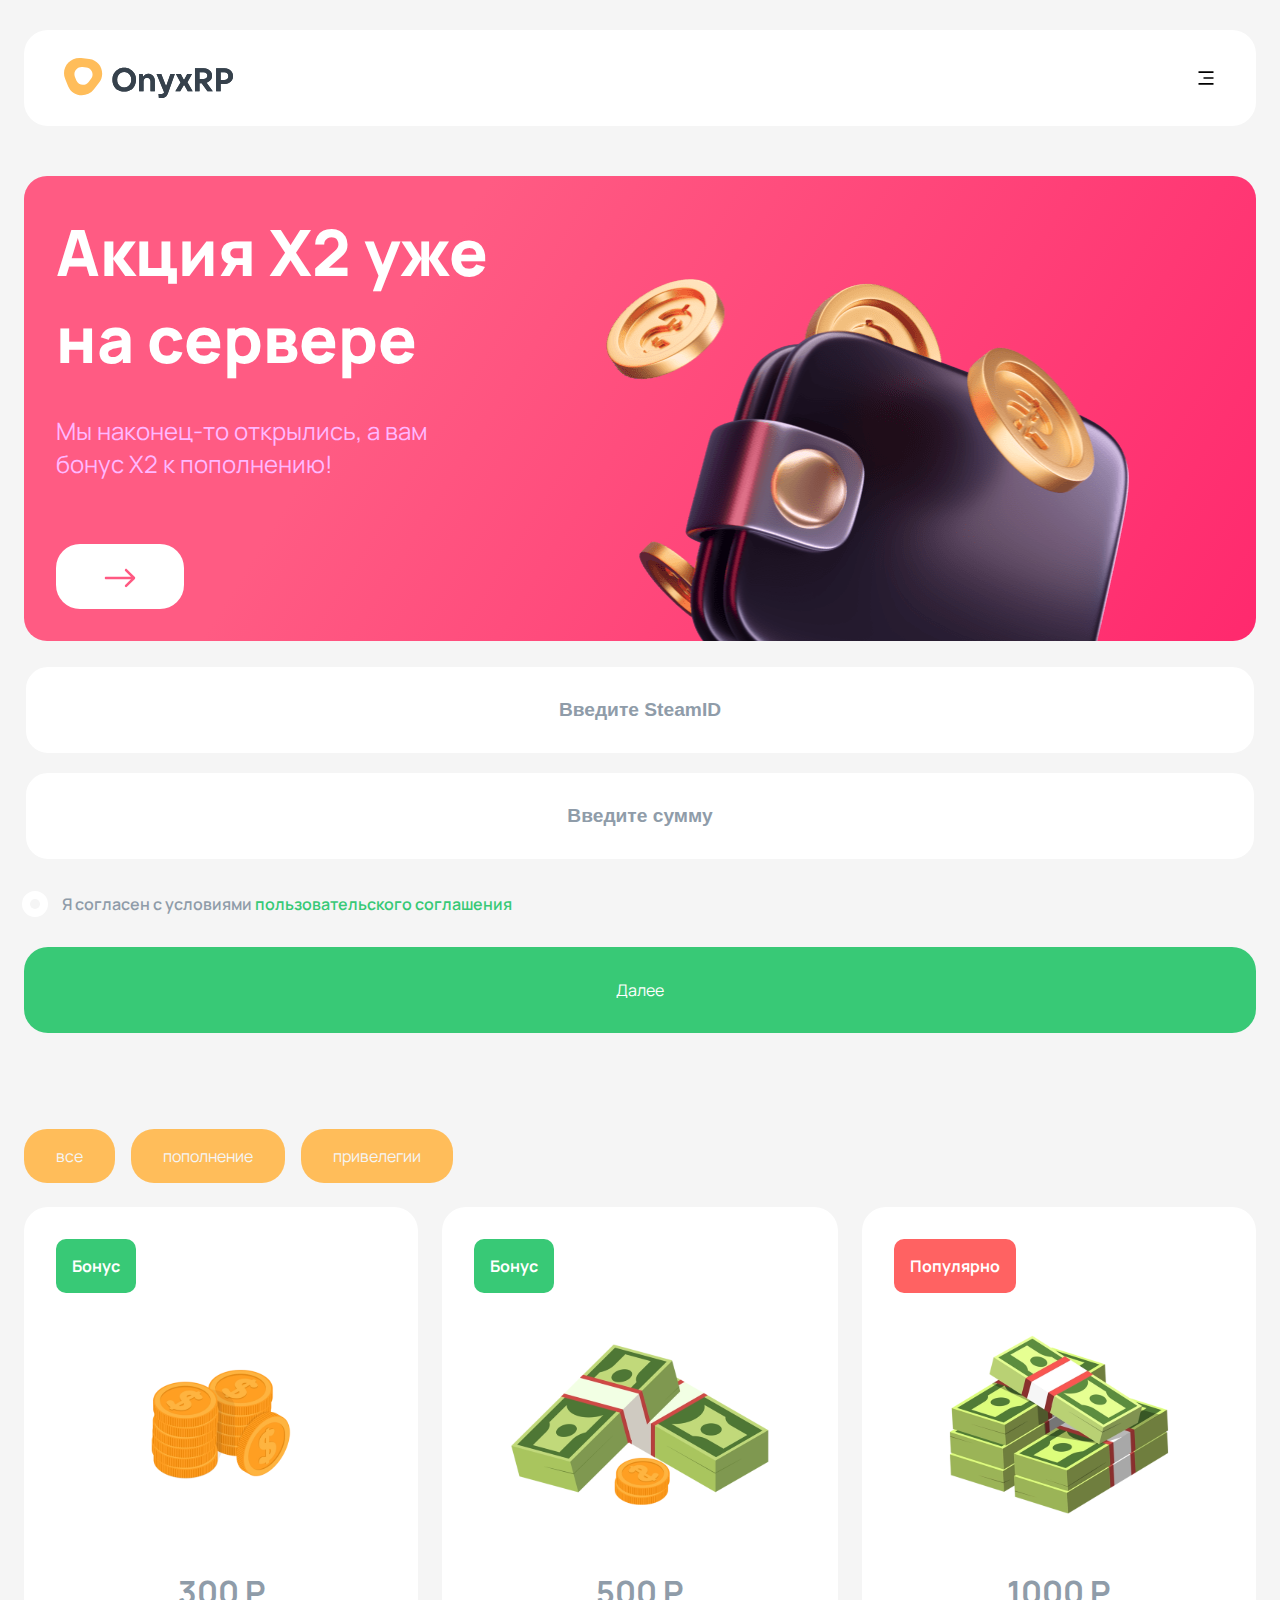
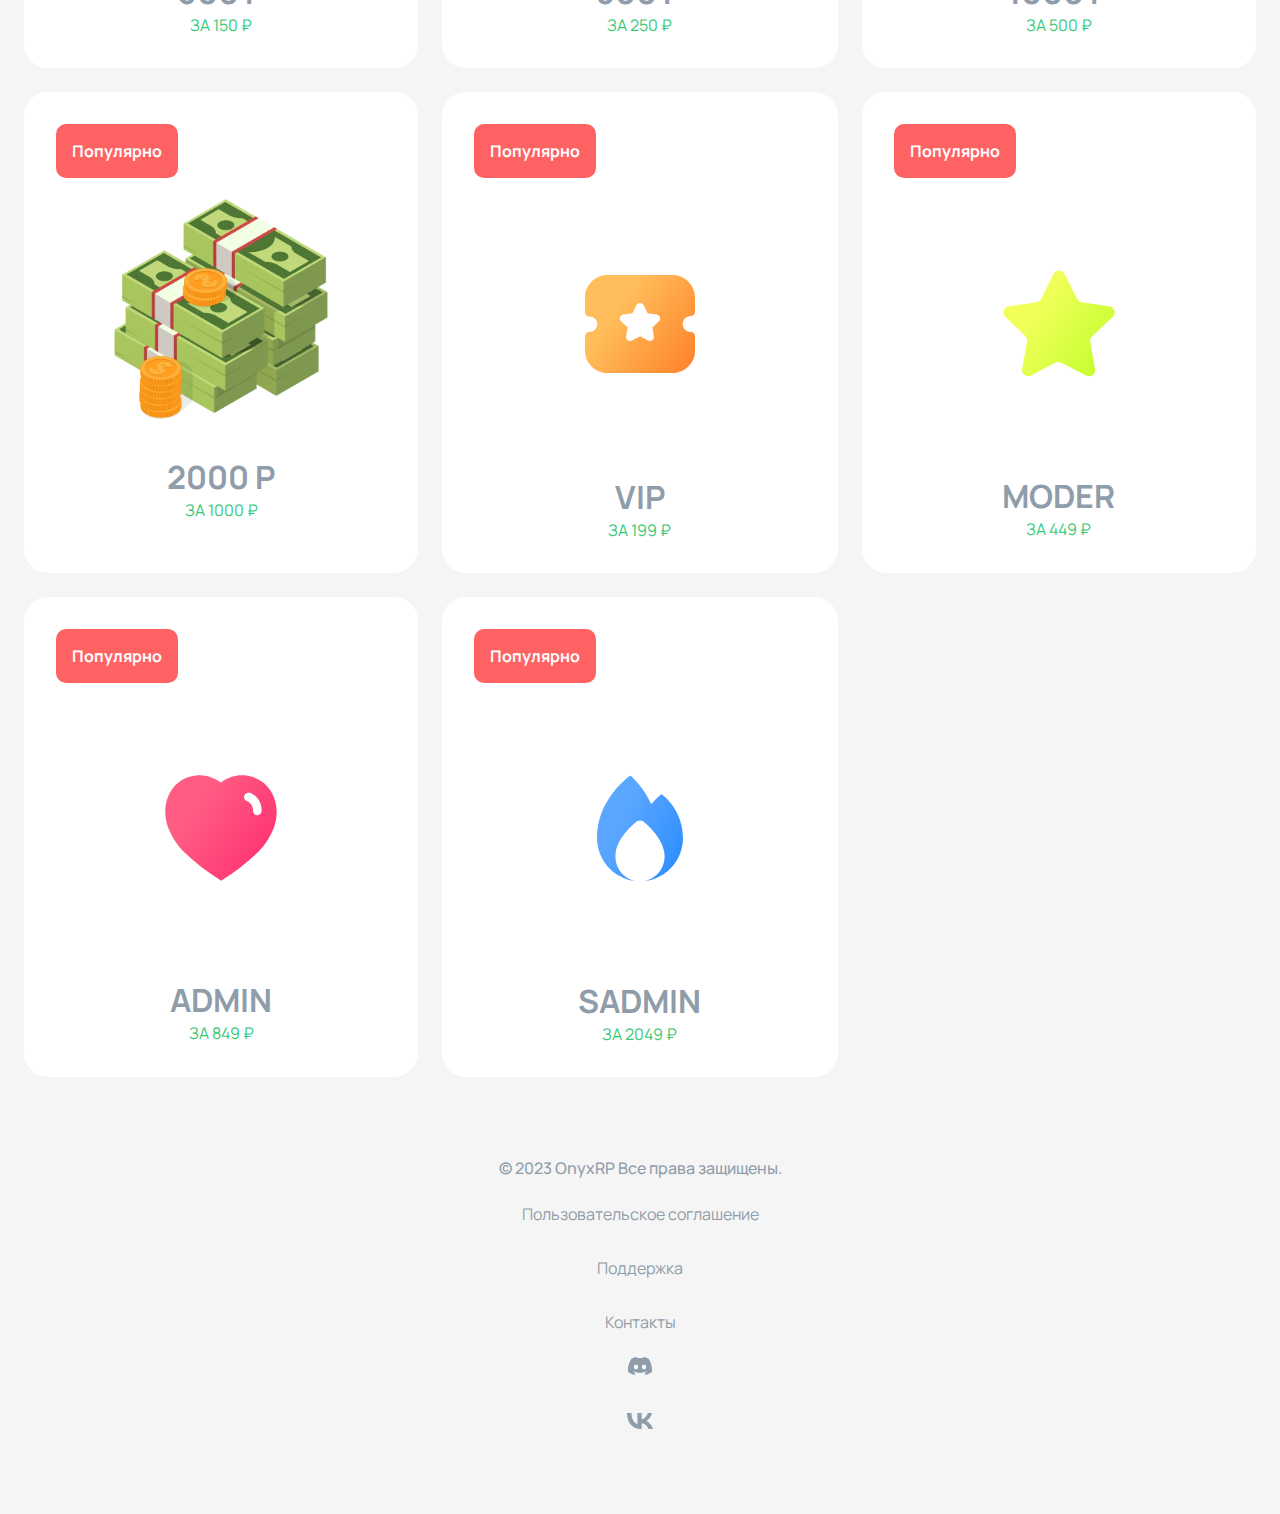
<file: index.html>
<!DOCTYPE html>
<html lang="ru">
<head>
  <meta charset="UTF-8">
  <meta name="viewport" content="width=2, initial-scale=1.0">
  <link rel="stylesheet" href="./assets/css/styles.css">
  <link rel="shortcut icon" href="./assets/img/logomini.svg">
  <title>OnyxRP</title>
</head>
<body>

  <!-- header -->
  <header class="header container">
    <nav class="nav container">      
      <a href="https://onyx-gmod.ru" class="nav__logo">
        <img src="./assets/img/logo.svg" />
      </a>
      <div class="nav__menu" id="nav-menu">
        <ul class="nav__list">          
          <li class="nav__item">
            <a class="nav__link" href="steam://connect/194.147.90.76:27015">Играть</a>
          </li>
          <li class="nav__item">
            <a class="nav__link" href="https://discord.com/invite/AT3MEgNApf">Правила</a>
          </li>
          <li class="nav__item">
            <a class="nav__link" href="https://vk.me/onyxgmod">Поддержка</a>
          </li>
        </ul>
        
        <div class="nav__close" id="nav-close">
          <svg xmlns="http://www.w3.org/2000/svg" viewBox="0 0 24 24"><path d="M12.0007 10.5865L16.9504 5.63672L18.3646 7.05093L13.4149 12.0007L18.3646 16.9504L16.9504 18.3646L12.0007 13.4149L7.05093 18.3646L5.63672 16.9504L10.5865 12.0007L5.63672 7.05093L7.05093 5.63672L12.0007 10.5865Z"></path></svg>
        </div>        
      </div>

      <div class="nav__payment">
        <ul class="nav__list">
          <li class="nav__item">
            <a class="nav__link" href="https://discord.gg/hudxffsWXU">
              <img src="./assets/img/discord.svg">
            </a>
          </li>
          <li class="nav__item">
            <a class="nav__link" href="https://vk.com/onyxgmod">
              <img src="./assets/img/vk.svg">
            </a>
          </li>
          <li class="nav__item">
            <a class="nav__link-active" href="#">Пополнить баланс</a>
          </li>
        </ul>
      </div>

      <div class="nav__toggle" id="nav-toggle">
        <svg xmlns="http://www.w3.org/2000/svg" viewBox="0 0 24 24"><path d="M3 4H21V6H3V4ZM9 11H21V13H9V11ZM3 18H21V20H3V18Z"></path></svg>
      </div>
      
    </nav>

  </header>

  <!-- home -->
  <section class="home section">
    <div class="home__container container grid">
      <div class="home__banner home__banner-container grid">
        <div class="home__banner-data">
          <h1 class="home__title">
            Акция X2 уже <br>
            на сервере
          </h1>
          <p class="home__desc">
            Мы наконец-то открылись, а вам <br>
            бонус X2 к пополнению!
          </p>

          <a class="home__link" href="#">
            <img src="./assets/img/arrow.svg" />
          </a>

        </div>

        <img class="home__img" src="./assets/img/home__wallet.svg" />
      </div>
      <div class="home__data">
        <form action="" class="home__form" id="home-form">
          <input class="home__input" id="home-input-steamid" type="text" pattern="^STEAM_[0-5]:[01]:\d+$" placeholder="Введите SteamID" />
          <input class="home__input" id="home-input-sum" type="text" placeholder="Введите сумму" />

          <div class="home__box">
            <input class="home__radio" type="checkbox" id="checkbox" name="checkbox" placeholder="checkbox">
            <label class="home__label" for="checkbox">
              Я согласен с условиями <a href="https://docs.google.com/document/d/1iCIerpuqkPvM5rJJh8x8jQF4Mc-W6aIPmW4PjQS_Gp4/edit?usp=sharing" style="color:var(--btn-bg)">пользовательского соглашения</a>
            </label>
          </div>          

          <button type="submit" class="home__btn">
            Далее
          </button>

          <p class="home__message" id="home-message"></p>

        </form>
      </div>
    </div>
  </section>

  <!-- products COIN -->
    <section class="products">
    <div class="products__cat container">
      <h1 class="prudcts__link-cat"></h1>
    </div>
    <div class="products__container container grid" id="productsContainer">
    </div>
  </section>

  <!-- footer -->
  <footer class="footer">
    <div class="footer__container container grid">
      <h1 class="footer__logo">
        © 2023 OnyxRP Все права защищены.
      </h1>
      <nav class="footer__nav container">
        <ul class="footer__list">
          <li class="footer__item">
            <a class="footer__link" href="https://docs.google.com/document/d/1iCIerpuqkPvM5rJJh8x8jQF4Mc-W6aIPmW4PjQS_Gp4/edit?pli=1">Пользовательское соглашение</a>
          </li>
          <li class="footer__item">
            <a class="footer__link" href="https://vk.me/onyxgmod">Поддержка</a>
          </li>
          <li class="footer__item">
            <a class="footer__link" href="https://docs.google.com/document/d/1m3BtFjlhGo95DKhQ6g8TnJ5Xwa31iMh7IGuQecwqazU/edit?usp=sharing">Контакты</a>
          </li>
        </ul>
      </nav>
      
      <div class="footer__social">
        <a class="footer__link" href="https://discord.com/invite/hudxffsWXU">
          <img class="footer__img" src="./assets/img/discord.svg" />
        </a>
        <a class="footer__link" href="https://vk.com/onyxgmod">
          <img class="footer__img" src="./assets/img/vk.svg" />
        </a>
      </div>

    </div>
  </footer>

  <!-- script -->
  <script src="./assets/js/main.js"></script>
</body>
</html>
</file>
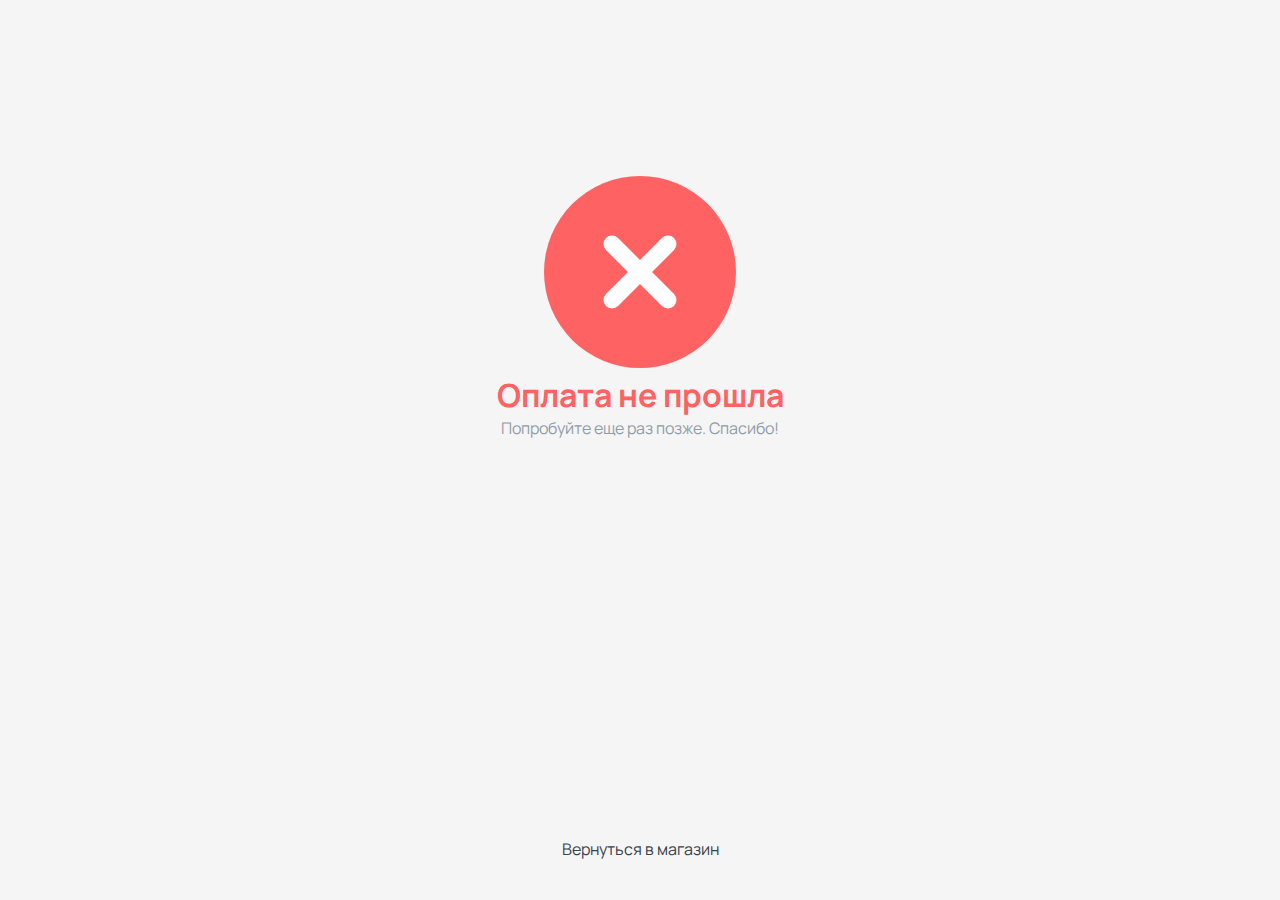
<file: fail.html>
<!DOCTYPE html>
<html lang="ru">
<head>
  <meta charset="UTF-8">
  <meta name="viewport" content="width=device-width, initial-scale=1.0">
  <link rel="stylesheet" href="./assets/css/styles.css">
  <link rel="shortcut icon" href="./assets/img/logo.svg">
  <title>OnyxRP - оплата не прошла</title>
</head>
<body>
  <section class="fail section">
    <div class="fail__container container grid">
      <div class="fail__data">
        <img src="./assets/img/fail.svg" />
        <h1 class="fail__title">Оплата не прошла</h1>
        <p class="fail__desc">Попробуйте еще раз позже. Спасибо!</p>
      </div>
      <a class="fail__btn" href="/">
        Вернуться в магазин
      </a>
    </div>
  </section>
</body>
</html>
</file>
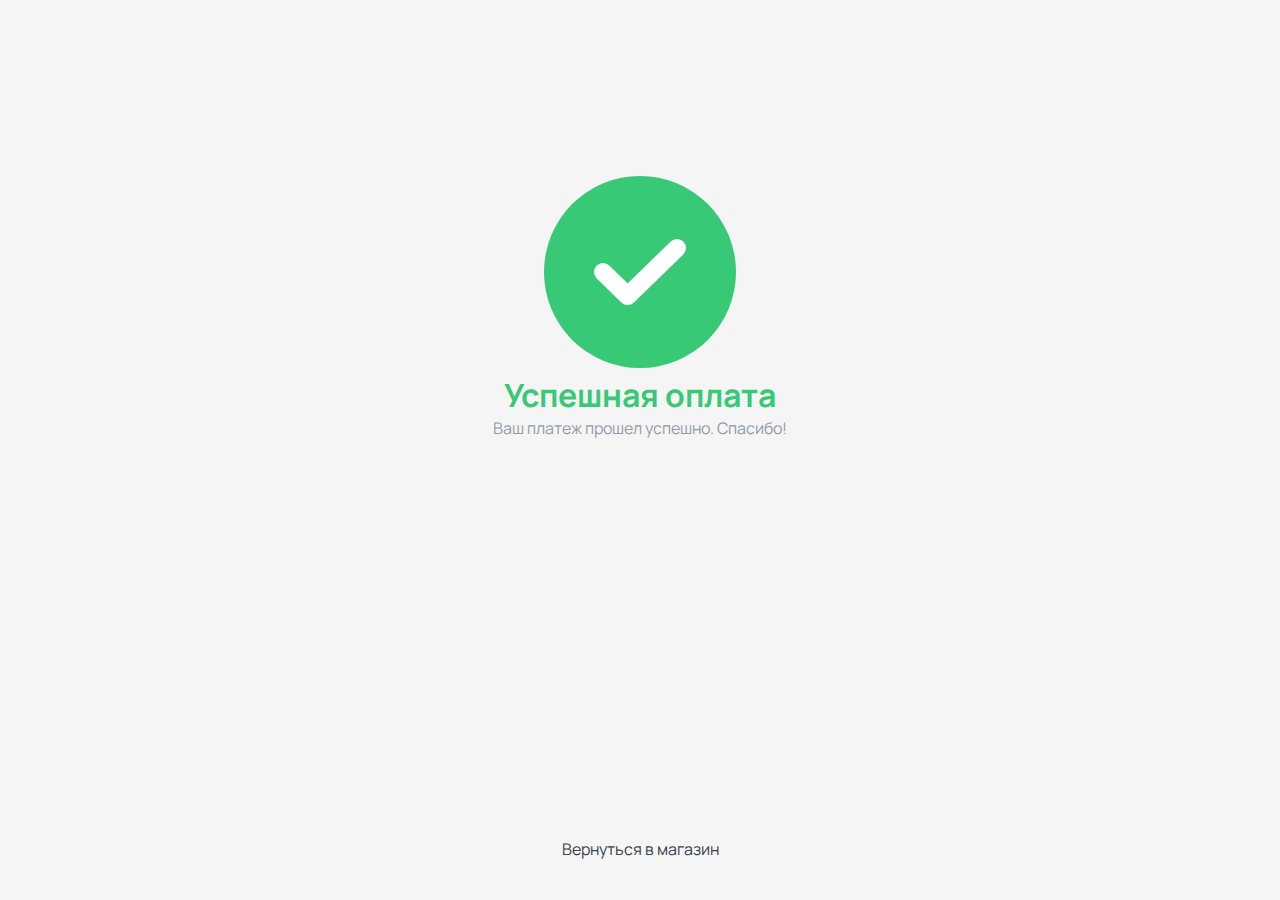
<file: success.html>
<!DOCTYPE html>
<html lang="ru">
<head>
  <meta charset="UTF-8">
  <meta name="viewport" content="width=device-width, initial-scale=1.0">
  <link rel="stylesheet" href="./assets/css/styles.css">
  <link rel="shortcut icon" href="./assets/img/logo.svg">
  <title>OnyxRP - успешная оплата</title>
</head>
<body>
  <section class="success section">
    <div class="success__container container grid">
      <div class="success__data">
        <img src="./assets/img/success.svg" />
        <h1 class="success__title">Успешная оплата</h1>
        <p class="success__desc">Ваш платеж прошел успешно. Спасибо!</p>
      </div>
      <a class="success__btn" href="/">
          Вернуться в магазин
      </a>
    </div>
  </section>
</body>
</html>
</file>
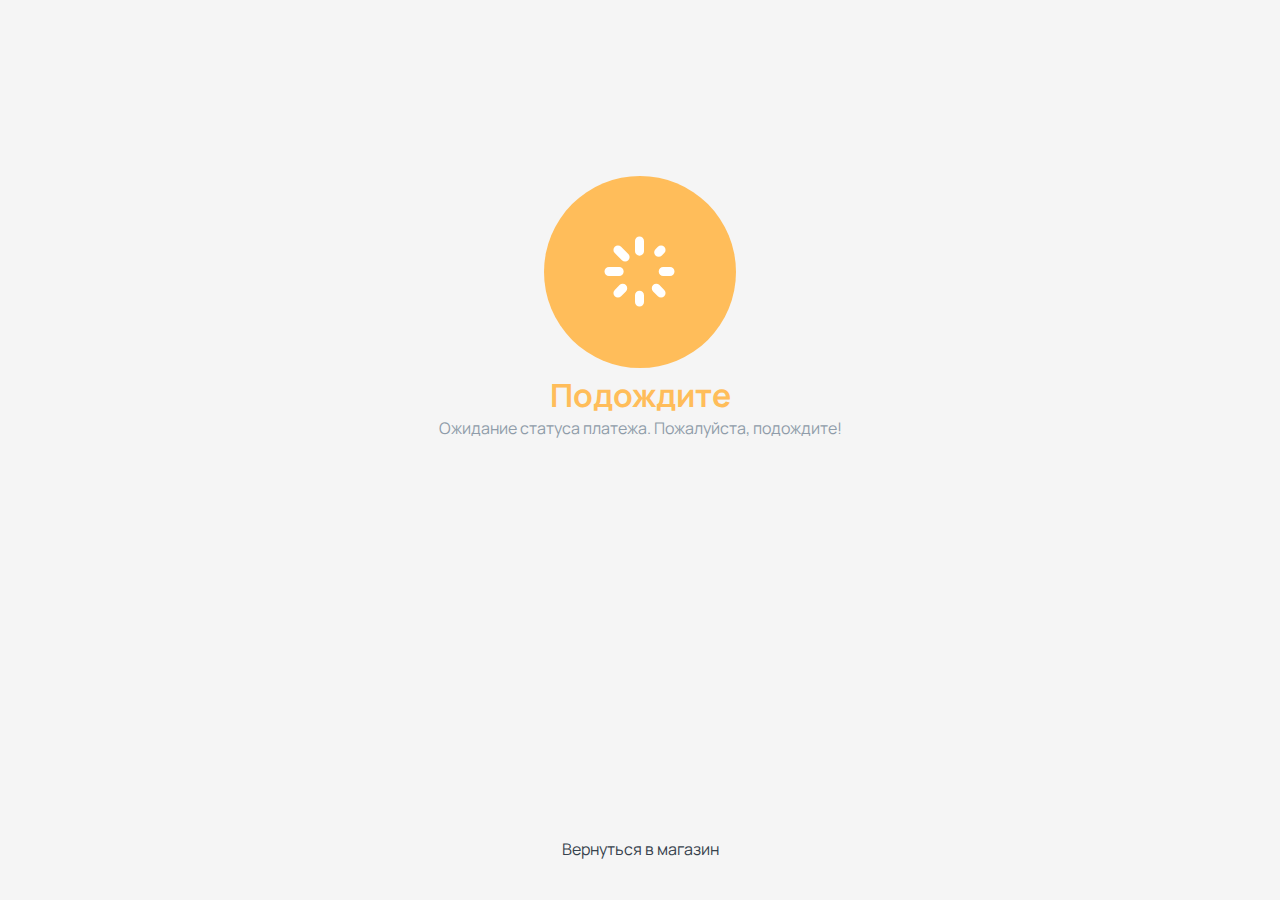
<file: wait.html>
<!DOCTYPE html>
<html lang="ru">
<head>
  <meta charset="UTF-8">
  <meta name="viewport" content="width=device-width, initial-scale=1.0">
  <link rel="stylesheet" href="./assets/css/styles.css">
  <link rel="shortcut icon" href="./assets/img/logo.svg">
  <title>OnyxRP - ожидание оплаты</title>
</head>
<body>
  <section class="wait section">
    <div class="wait__container container grid">
      <div class="wait__data">
        <img src="./assets/img/wait.svg" />
        <h1 class="wait__title">Подождите</h1>
        <p class="wait__desc">Ожидание статуса платежа. Пожалуйста, подождите!</p>
      </div>
      <a class="wait__btn" href="/">
          Вернуться в магазин
      </a>
    </div>
  </section>
</body>
</html>
</file>
<file: assets/css/styles.css>
@import url('https://fonts.googleapis.com/css2?family=Manrope:wght@200;300;400;500;600;700;800&display=swap');
@import url('https://fonts.cdnfonts.com/css/gotham-6');

/* base */

:root {
  --header-height: 4rem;

  /* fonts */

  /* size */
  --body-font: 'Manrope', sans-serif;
  --section-font-size: 4em;
  --title-font-size: 4em;
  --desc-font-size: 1.2em;
  --normal-font-size: 1em;
  --logo-font-size: 1.5em;

    --second1-font: 'Gotham', sans-serif;
  --section1-font-size: 4em;
  --title1-font-size: 4em;
  --desc1-font-size: 1.2em;
  --normal1-font-size: 1em;
  --logo1-font-size: 1.5em;

  /* font weight */
  --font-regular: 400;
  --font-medium: 500;
  --font-semi-bold: 700;

  /* color */
  --body-color: #F5F5F5;;
  --logo-color: rgba(54, 65, 76, 1);
  --header-color: rgba(255, 255, 255, 1);
  --title-color: rgba(255, 255, 255, 1);
  --home-card: linear-gradient(302.14deg, #FF005C -56.3%, #FF5B83 69.29%);
  --fail-color: #FF6262;
  --wait-color: #FFBD5A;
  --back-color: #36414C;
  --second-color: #FFB8FF;
  --haha-color: #FFB8FF;
  --desc-color: rgba(143, 156, 169, 1);
  --btn-bg-active: rgba(255, 189, 90, 1);
  --btn-bg: rgba(56, 201, 118, 1);
  --btn-bg-default: rgba(255, 255, 255, 1);
  --footer-desc: rgba(213, 221, 229, 1);
}

@media screen and (max-width: 1400px) {
  :root {
    /* size mobile */
    --section-font-size: 2.5em;
    --title-font-size: 2em;
    --desc-font-size: 1em;
    --normal-font-size: 1em;
    --logo-font-size: 1.5em;
  }
}

* {
  padding: 0;
  margin: 0;
  box-sizing: border-box;
}

ul {
  list-style: none;
}

a {
  color: var(--desc-color);
  text-decoration: none;
}

img {
  max-width: 100%;
  height: auto;
}

html {
  scroll-behavior: smooth;
}

button, input {
  cursor: pointer;
  border: none;
  background: none;
}

h1 {
  color: var(--title-color);
  font-size: var(--title-font-size);
  font-family: var(--font-semi-bold);
}

p {
  color: var(--desc-color);
  font-size: var(--desc-font-size);
}

button, body {
  font-family: var(--body-font);
  font-size: var(--normal-font-size);
  color: var(--title-color);
}

::-webkit-scrollbar {
  width: 0px;
  background: rgba(255, 255, 255, 0.0);
}

body {
  background-color: var(--body-color);
}

/* base */

.container {
  max-width: 1700px;
  margin-inline: 1.5rem;
}

.section {
  margin-top: 11rem;
}

.products__cat {
  display: flex;
  flex-direction: column;
  gap: 1rem;

  color: var(--back-color);
  text-transform: lowercase;

  padding-bottom: 1.5rem;
}

.prudcts__link-cat {
  cursor: pointer;

  padding: 1rem 2rem;
  border-radius: 23px;

  color: var(--body-color);
  background-color: var(--btn-bg-active);
}

.grid {
  display: grid;
  gap: 1.5rem;
}

/* header */

.header {
  position: absolute;
  top: 30px;
  left: 0;
  right: 0;

  padding: 1rem;
  z-index: 1;

  border-radius: 24px;
  background-color: var(--header-color);

  transition: all .3s;
}

.nav {
  display: flex;
  justify-content: space-between;
  align-items: center;

  height: var(--header-height);
}

.nav__logo {
  display: flex;
  align-items: center;
  gap: .5rem;

  font-size: var(--logo-font-size);
  font-weight: var(--font-semi-bold);
  color: var(--logo-color);

  transition: all .3s;
}

.nav__logo svg {
  width: 40px;
  height: 40px;

  transition: all .3s;
}

.nav__toggle,
.nav__close {
  display: flex;
  cursor: pointer;

  width: 20px;
  height: 20px;

  transition: all .3s;
}

.nav__toggle:hover,
.nav__close:hover {
  transform: translateY(-5px);
}

/* media */
@media screen and (max-width: 1400px) {
  .nav__menu, .nav__payment {
    position: fixed;
    left: 0;
    top: -100%;
    
    width: 100%;
    padding-block: 4rem;

    box-shadow: 0px 4px 10px rgba(0, 0, 0, 0);
    background-color: var(--body-color);

    transition: all .3s;

    z-index: 1;
  }
}

.nav__list {
  display: flex;
  flex-direction: column;
  row-gap: 3rem;

  text-align: center;
}

.nav__link {
  display: inline-flex;
  vertical-align: top;
  padding: 1.5rem 2rem;
  position: relative;

  font-size: var(--normal-font-size);
  font-weight: var(--font-medium);
  color: var(--desc-color);

  transition: all .3s;
}

.nav__link-active {
  display: inline-flex;
  vertical-align: top;
  position: relative;
  padding: 1.5rem 2rem;
  
  font-size: var(--normal-font-size);
  font-weight: var(--font-medium);
  color: var(--desc-color);

  border-radius: 24px;
  background-color: var(--btn-bg-active);
  color: var(--title-color);

  transition: all .3s;
}

.nav__link:hover {
  color: var(--wait-color)
}
.nav__link:active {
  color: var(--wait-color)
}

.active {
  padding: 1.5rem 2rem;
  border-radius: 24px;
  background-color: var(--btn-bg-active);
  color: var(--title-color);

  transition: all .3s;
}

.active-img {
  filter: hue-rotate(539deg) contrast(3);

  transition: all .3s;
}

.nav__close {
  position: absolute;
  top: 4.5rem;
  right: 4rem;
}

.snow-menu {
  top: 0;
}

/* home */
.home__banner {
  border-radius: 23px;
  background: var(--home-card);
}

.home__banner-data {
  display: flex;
  flex-direction: column;
  gap: 2rem;

  padding: 2rem;
}

.home__title {
  font-size: 2.5em;
  font-weight: 800;
}

.home__desc {
  color: var(--second-color);
  font-size: 1.5em;

  margin-bottom: 2rem;
}

.home__link {
  border-radius: 24px;
  padding: 1.5rem 3rem 1rem;
  width: max-content;
  background-color: var(--header-color);

  transition: all .3s;
}

.home__link:hover {
  transform: translateX(20px);

  transition: all .3s;
}

.home__form {
  display: flex;
  row-gap: 1rem;
  flex-direction: column;
}

.home__input {
  padding: 2rem;
  text-align: center;  

  font-size: 1.2em;
  border: 2px solid var(--body-color);
  color: var(--desc-color);

  background-color: var(--header-color);
  border-radius: 24px;

  transition: all .3s;
}

.home__input:hover {
  border: 2px solid var(--btn-bg);

  transition: all .3s;
}

.home__input[type=text]:focus {
  border: 2px solid var(--btn-bg);

  transition: all .3s;
}

.home__input::placeholder {
  font-size: 1em;
  font-weight: 600;
  color: var(--desc-color);
}

.home__btn {
  padding: 2rem;
  border-radius: 24px;
  background-color: var(--btn-bg);
}

.home__form-label {
  color: var(--desc-color);
}

.home__form-input {
  color: var(--btn-bg);
}

.color-red, .color-green {
  text-align: center;
  color: #FF005C;

  font-size: 1em;
  font-weight: 700;
}

.color-green {
  color: var(--btn-bg);
}

.home__label {
  font-size: 1em;
  font-weight: 600;
  color: var(--desc-color);

  transition: all .3s;
}

.home__box { 
  display: flex;
  align-items: center;

  margin-top: 1rem;
  margin-bottom: 1rem;
  gap: 1rem;

  transition: all .3s;
}

input[type='checkbox'],
label {
  cursor: pointer;

  transition: all .3s;
}

input[type='checkbox'] {
  position: relative;
  
  height: 22px;
  width: 22px;

  -webkit-appearance: none;
  -moz-appearance: none;
  appearance: none;
  outline: none;

  transition: all .3s;
}

input[type='checkbox']::before {
  content: '';
  position: absolute;
  top: 50%;
  left: 50%;
  width: 22px;
  height: 22px;
  border-radius: 50%;
  transform: translate(-50%, -50%);
  background-color: white;
  border: 2px solid #ffffff;

  transition: all .3s;
}

input[type='checkbox']:checked::after {
  content: '';
  position: absolute;
  top: 50%;
  left: 50%;
  width: 10px;
  height: 10px;
  border-radius: 50%;
  background-color: var(--btn-bg);
  transform: translate(-50%, -50%);
  visibility: visible;

  transition: all .3s;
}

input[type='checkbox']::after {
  content: '';
  position: absolute;
  top: 50%;
  left: 50%;
  width: 10px;
  height: 10px;
  border-radius: 50%;
  background-color: var(--body-color);
  transform: translate(-50%, -50%);

  transition: all .3s;
}

.input-deactive {
  filter: grayscale(1) opacity(0.4);

  transition: all .3s;
}

/* products */
.products {
  margin-top: 5rem;
  margin-bottom: 5rem;
}

.products__card {
  cursor: pointer;

  position: relative;
  text-align: center;

  padding: 2rem;
  border-radius: 24px;
  background-color: var(--header-color);

  transition: all .3s;
}

.products__buy-img {
  display: none;
  position: absolute;

  top: 150px;
  right: 40%;
  left: 40%;
}

.products__title {
  color: var(--desc-color);
}

.products__desc {
  color: var(--btn-bg);

  text-transform: uppercase;
}

.products__statuses {
  display: flex;
  flex-direction: row;
  gap: 1rem;
}

.products__status, .products__status-popular {
  font-size: 1em;

  padding: 1rem;
  border-radius: 10px;
  width: max-content;
  background-color: var(--btn-bg);
}

.products__status-popular {
  background-color: var(--fail-color);
}

/* footer */

.footer__container, .footer__list, .footer__social {
  display: flex;
  flex-direction: column;
  align-items: center;
}

.footer {
  margin-top: 5rem;
  margin-bottom: 5rem;
}

.footer__img {
  cursor: pointer;
}

.footer__img:hover {
  filter: hue-rotate(539deg) contrast(3);

  transition: all .3s;
}

.footer__logo {
  font-size: 1em;
  font-weight: var(--font-medium);
  color: var(--desc-color);
}

.footer__list, .footer__social {
  gap: 2rem;
}

/* success */
.success__container  {
  display: flex;
  flex-direction: column;
  gap: 2rem;
}

.success__data {
  gap: 5rem;
  text-align: center;
}

.success__title {
  color: var(--btn-bg);
}

.success__btn {
  position: absolute;  
  right: 0;
  left: 0;
  bottom: 40px;

  text-align: center;

  color: var(--back-color);
}

/* fail */
.fail__container  {
  display: flex;
  flex-direction: column;
  gap: 2rem;
}

.fail__data {
  gap: 5rem;
  text-align: center;
}

.fail__title {
  color: var(--fail-color);
}

.fail__btn {
  position: absolute;
  right: 0;
  left: 0;
  bottom: 40px;
  
  text-align: center;

  color: var(--back-color);
}

/* wait */
.wait__container  {
  display: flex;
  flex-direction: column;
  gap: 2rem;
}

.wait__data {
  gap: 5rem;
  text-align: center;
}

.wait__title {
  color: var(--wait-color);
}

.wait__btn {
  position: absolute;
  right: 0;
  left: 0;
  bottom: 40px;
  
  text-align: center;

  color: var(--back-color);
}

/* media */
@media screen and (min-width: 500px) {
  .products__container  {
    grid-template-columns: repeat(2, auto);
  }
  .products__cat {
    flex-direction: row;
  }  
}

@media screen and (min-width: 1000px) {
  .home__title {
    font-size: 4em;
  }

  .home__banner-container {
    grid-template-columns: repeat(2, auto);
    align-items: flex-end;
  }

  .products__container  {
    grid-template-columns: repeat(3, auto);
  }
}

@media screen and (min-width: 1400px) {
  .container {
    margin: 0 auto;
  }
  
  .nav__list {
    gap: 2rem;
    flex-direction: row;
  }

  .nav__toggle, .nav__close {
    display: none;
  }

  /* home */
  .home__container {
    grid-template-columns: repeat(2, auto);
    align-items: center;
  }

  /* products */
  .products__container {
    grid-template-columns: repeat(4, auto);
  }

  .footer__container, .footer__list, .footer__social {
    flex-direction: row;
  }
}
</file>
